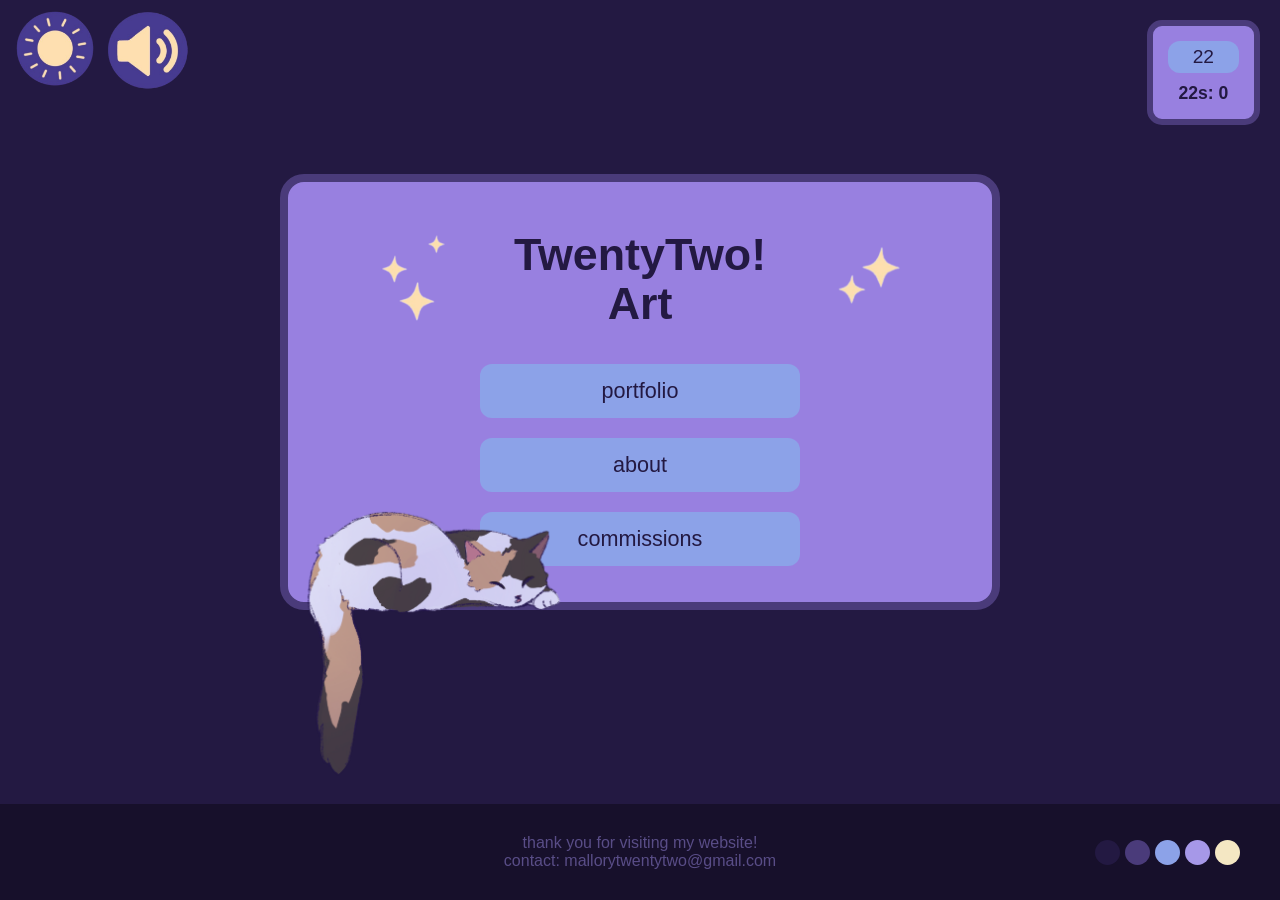
<file: index.html>
<!DOCTYPE html>
<html lang="en">
<head>
    <meta charset="UTF-8">
    <meta name="viewport" content="width=device-width, initial-scale=1.0">
    <title>TwentyTwo! Art</title>
    <link rel="stylesheet" href="style.css">
    <link rel="icon" type="image/png" href="assets/lotusmini.png">

</head>
<body>

<!-- top controls-->
<div class="top-controls">
  <button id="theme-toggle" class="icon-btn">
    <img id="theme-img" src="assets/lightmode.png" alt="Theme Toggle">
  </button>
  
  <button id="audio-toggle" class="icon-btn">
    <img src="assets/darkaudiooff.png" alt="Audio Toggle">
  </button>
</div>
  <div class="top-right-panel">
    <button id="counter-btn" class="nav-btn">22</button>
    <div id="click-count">22s: 0</div>
  </div>
<!-- Main Content Area -->
  <main class="content-wrapper">
    
    <!-- HOME PAGE PANEL -->
    <div class="panel" style="min-height: 400px; max-width: 750px; display:flex; flex-direction:column; align-items:center; text-align:center; position:relative;"> 
      <h1 style="display:flex; justify-content:center; align-items:center; gap:0.3rem;">
        <img src="assets/sparkles2.png" alt="sparkle" class="sparkle"> 
        TwentyTwo! Art 
        <img src="assets/sparkles1.png" alt="sparkle" class="sparkle">
      </h1>
      
      <nav class="nav-menu">
        <a href="portfolio.html" class="nav-btn">portfolio</a>
        <a href="about.html" class="nav-btn">about</a>
        <a href="commissions.html" class="nav-btn">commissions</a> 
      </nav>
    <!-- cat image -->
      <img id="lotus-cat" src="assets/lotus.png" alt="A sleeping calico cat" class="lotus-cat">
    </div>
</main>

<!-- Footer -->
<footer>
    <div class="footer-text">
      <p>thank you for visiting my website!</p>
      <p>contact: mallorytwentytwo@gmail.com</p>
    </div>
    <div class="palette">
      <div class="color-dot" style="background: #231942;"></div>
      <div class="color-dot" style="background: #4a3b7a;"></div>
      <div class="color-dot" style="background: #8ca2e8;"></div>
      <div class="color-dot" style="background: #a698e8;"></div>
      <div class="color-dot" style="background: #f4e7c3;"></div>
    </div>
  </footer>

  <!-- Theme Toggle Script -->
  <script src="cat.js"></script>
  <script src="theme.js"></script>
</body>

</html>
</file>
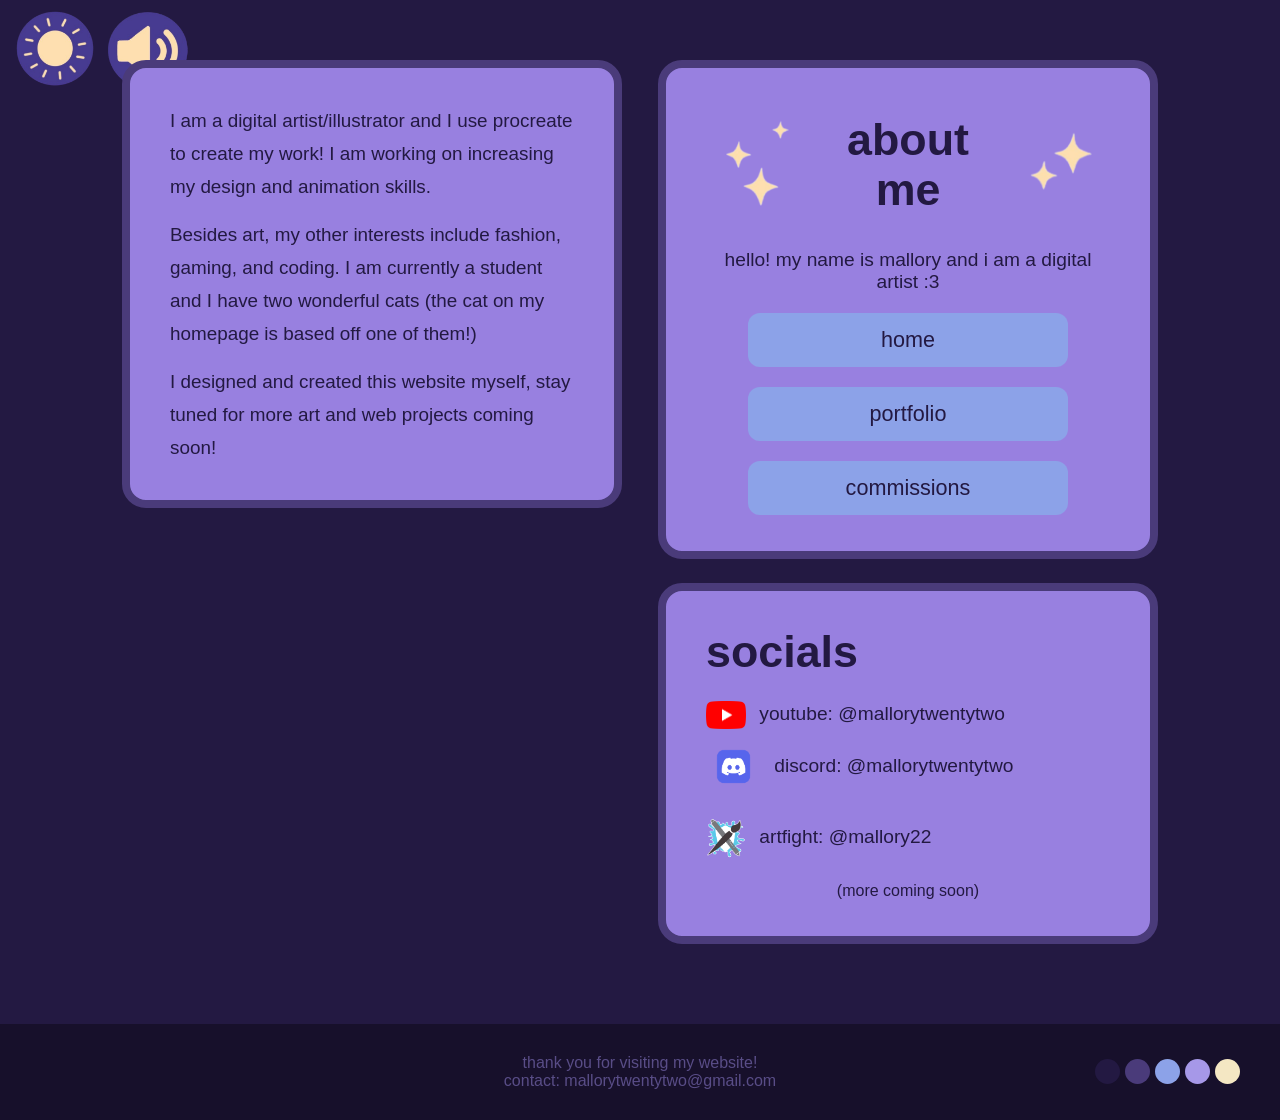
<file: about.html>
<!DOCTYPE html>
<html lang="en">
<head>
    <meta charset="UTF-8">
    <meta name="viewport" content="width=device-width, initial-scale=1.0">
    <title>TwentyTwo! Art</title>
    <link rel="stylesheet" href="style.css">
    <link rel="icon" type="image/png" href="assets/lotusmini.png">
</head>
<body>

<!-- top controls-->
<div class="top-controls">
  <button id="theme-toggle" class="icon-btn">
    <img id="theme-img" src="assets/lightmode.png" alt="Theme Toggle">
  </button>
  
  <button id="audio-toggle" class="icon-btn">
    <img src="assets/darkaudiooff.png" alt="Audio Toggle">
  </button>
</div>
<!-- Main Content Area -->
  <main class="content-wrapper">
    <div class="about-layout">
  
  <!-- Left Text Bio -->
  <div class="panel about-bio-panel">
    <div class="about-text">
      <p style="margin-bottom: 15px;">I am a digital artist/illustrator and I use procreate to create my work! I am working on increasing my design and animation skills.</p>
      
      <p style="margin-bottom: 15px;">Besides art, my other interests include fashion, gaming, and coding. I am currently a student and I have two wonderful cats (the cat on my homepage is based off one of them!)</p>
      
      <p>I designed and created this website myself, stay tuned for more art and web projects coming soon!</p>
    </div>
  </div>

  <!-- Right Side (Nav + Socials) -->
  <div class="about-side-stack">
     
    <div class="panel about-side-panel" style="min-height: 400px; max-width: 750px; display:flex; flex-direction:column; align-items:center; text-align:center; position:relative;">
      <h2 style="display:flex; justify-content:center; align-items:center; gap:0.3rem;">
       <img src="assets/sparkles2.png" alt="sparkle" class="sparkle"> 
          about me
        <img src="assets/sparkles1.png" alt="sparkle" class="sparkle">
      </h2>
      <p style="margin-bottom: 20px; font-size: 1.2rem;">hello! my name is mallory and i am a digital artist :3</p>
      <nav class="nav-menu">
        <a href="index.html" class="nav-btn">home</a>
        <a href="portfolio.html" class="nav-btn">portfolio</a>
        <a href="commissions.html" class="nav-btn">commissions</a>
      </nav>
    </div>

    <div class="panel social-panel">
      <h2>socials</h2>
      <p style="font-size: 1.2rem; margin-bottom: 10px;"><img src="assets/youtube.png" alt="YouTube" class="social-icon1"> youtube: @mallorytwentytwo</p>
      <p style="font-size: 1.2rem; margin-bottom: 20px;"><img src="assets/discord.png" alt="Discord" class="social-icon2" style="vertical-align: middle;"> discord: @mallorytwentytwo</p>
       <p style="font-size: 1.2rem; margin-bottom: 20px;"><img src="assets/artfight.png" alt="ArtFight" class="social-icon1"style="vertical-align: middle;"> artfight: @mallory22</p>
      <p style="text-align: center;">(more coming soon)</p> 
    </div>

  </div>  
</div>
</main>

<!-- Footer -->
<footer>
    <div class="footer-text">
      <p>thank you for visiting my website!</p>
      <p>contact: mallorytwentytwo@gmail.com</p>
    </div>
    <div class="palette">
      <div class="color-dot" style="background: #231942;"></div>
      <div class="color-dot" style="background: #4a3b7a;"></div>
      <div class="color-dot" style="background: #8ca2e8;"></div>
      <div class="color-dot" style="background: #a698e8;"></div>
      <div class="color-dot" style="background: #f4e7c3;"></div>
    </div>
  </footer>

  <!-- Theme Toggle Script -->
  <script src="theme.js"></script>
</body>

</html>
</file>
<file: style.css>
@import url('https://fonts.googleapis.com/css2?family=Varela+Round&display=swap');

/* --- COLOR PALLETES --- */
:root {
    /* dark mode colors */
    --bg-color: #231942;
    --panel-bg: #9880e0;
    --panel-border: #4a3b7a;
    --btn-bg: #8ca2e8;
    --text-colour: #231942;
    --header-text: #231942;
    --footer-text: #594d87;
    --footer-bg: #17102b;
}

body.light-mode {
    /* light mode colors */
    --bg-color: #b8c6fa;
    --panel-bg: #a698e8;
    --panel-border: #4a3b7a;
    --btn-bg: #a1b4ed;
    --text-colour: #3b2f63;
    --header-text: #3b2f63;
    --footer-text: #3b2f63;
    --footer-bg: #8ba5f2;
}

/* --- GENERAL STYLES --- */
* {
    box-sizing: border-box;
    margin: 0;
    padding: 0;
}

body {
    font-family: 'Verdana', sans-serif;
    background-color: var(--bg-color);
    color: var(--text-colour);
    min-height: 100vh;
    display: flex;
    flex-direction: column;
    transition: background-color 0.3s ease;
}

/* top left controls */
.top-controls {
    position: absolute;
    top: 24px;
    left: 30px;
    display: flex;
    gap: 42px;
}

.icon-btn {
    width: 50px;
    height: 50px;
    border-radius: 50%;
    background-color: var(--panel-bg);
    border: 4px solid var(--panel-border);
    font-size: 24px;
    cursor: pointer;
    color: var(--text-colour);
    display: flex;
    align-items: center;
    justify-content: center;
}
/* main layout */
.content-wrapper {
    flex: 1;
    display: flex;
    justify-content: center;
    align-items: center;
    padding: 60px 20px 80px;
}
/* panel styles */
.panel {
    background-color: var(--panel-bg);
    border: 8px solid var(--panel-border);
    border-radius: 24px;
    padding: 36px 40px;
    position: relative;
    text-align: center;
    width: min(100%, 720px);
}

#lotus-cat {
    position: absolute;
    bottom: -185px;
    left: -30px;
    width: 325px;
    cursor: pointer;
}

h1, h2 {
    color: var(--header-text);
    margin-bottom: 24px;
    font-size: 2.8rem;
    font-weight: bold;
    line-height: 1.1;
}

/* navigation buttons */
.nav-menu {
    display: flex;
    flex-direction: column;
    gap: 20px;
    align-items: center;
    width: 100%;
}

.nav-btn {
    background-color: var(--btn-bg);
    color: var(--text-colour);
    text-decoration: none;
    font-size: 1.35rem;
    border-radius: 12px;
    padding: 14px 24px;
    width: min(100%, 320px);
    text-align: center;
    transition: opacity 0.2s, transform 0.2s;
}
.nav-btn:hover {
    opacity: 0.85;
    transform: translateY(-1px);
}
/* footer styles */
footer {
    background-color: var(--footer-bg);
    color: var(--footer-text);
    padding: 30px 40px;
    display: flex;
    justify-content: center;
    align-items: center;
    position: relative;
}

.footer-text{
    text-align: center;
}

.palette {
    position: absolute;
    right: 40px;
    display: flex;
    gap: 5px;
}

.color-dot{
    width: 25px;
    height: 25px;
    border-radius: 50%;
}

/* --- PAGE SPECIFIC STYLES --- */
/* portfolio layout */
.portfolio-layout {
    display: flex;
    flex-direction: column;
    align-items: center;
    width: min(100%, 1100px);
}
.portfolio-panel {
    width: min(100%, 660px);
}
.portfolio-grid {
    display: grid;
    grid-template-columns: repeat(4, minmax(0, 1fr));
    gap: 18px;
    margin-top: 28px;
    width: 100%;
    max-width: 1100px;
}
.portfolio-grid img {
    width: 100%;
    border-radius: 10px;
    height: auto;
    object-fit: cover;
    cursor: zoom-in;
    transition: transform 0.2s ease, filter 0.2s ease;
}
.portfolio-grid img:hover {
    transform: scale(1.02);
}
 
.image-overlay {
    position: fixed;
    inset: 0;
    display: none;
    align-items: center;
    justify-content: center;
    background-color: rgba(0, 0, 0, 0.82);
    backdrop-filter: blur(6px);
    z-index: 1000;
    padding: 24px;
}
.image-overlay.active {
    display: flex;
}
.image-overlay .overlay-content {
    max-width: 80%;
    max-height: 80%;
    width: 100%;
    height: 100%;
    display: flex;
    align-items: center;
    justify-content: center;
}
.image-overlay img {
    max-width: 100%;
    max-height: 100%;
    width: auto;
    height: auto;
    border-radius: 18px;
    box-shadow: 0 24px 60px rgba(0, 0, 0, 0.55);
    cursor: zoom-out;
}
.image-overlay .close-hint {
    position: absolute;
    top: 20px;
    right: 20px;
    color: #ffffff;
    background-color: rgba(0, 0, 0, 0.4);
    border-radius: 999px;
    padding: 10px 14px;
    font-size: 0.95rem;
    pointer-events: none;
}
/* commissions layout */
.commissions-layout {
    display: flex;
    gap: 36px;
    align-items: center;
    justify-content: center;
    flex-wrap: wrap;
    width: min(100%, 1500px);
}
.commissions-panel {
    width: min(100%, 420px);
}
.badge {
    background: #6a82d6;
    color: white;
    padding: 8px 34px;
    border-radius: 999px;
    font-size: 1.65rem;
    margin-bottom: 16px;
    display: inline-block;
}
.price-box {
    background-color: var(--panel-bg);
    border: 6px solid var(--panel-border);
    border-radius: 12px;
    padding: 24px;
    margin-bottom: 18px;
    font-size: 1.35rem;
    width: min(100%, 320px);
    text-align: center;
}
.example-img {
    width: 220px;
    max-height: 400px;
    object-fit: cover;
    border-radius: 10px;
    border: 4px solid var(--panel-border);
    margin-bottom: 20px;
    cursor: zoom-in;
    transition: transform 0.2s ease, filter 0.2s ease;
}

.example-img:hover {
    transform: scale(1.02);
}
.pricing-stack {
    display: flex;
    flex-direction: column;
    justify-content: center;
    align-items: center;
    width: min(100%, 340px);
}
.pricing-note {
    color: #6a55ad;
    text-align: center;
    font-size: 1rem;
    line-height: 1.5;
    margin-top: 8px;
}
/* about layout */
.about-layout {
    display: flex;
    gap: 36px;
    max-width: 1120px;
    width: min(100%, 1120px);
    align-items: flex-start;
    justify-content: center;
    flex-wrap: wrap;
}
.about-bio-panel {
    width: min(100%, 500px);
}
.about-side-stack {
    display: flex;
    flex-direction: column;
    gap: 24px;
    width: min(100%, 500px);
}
.about-text {
    text-align: left;
    line-height: 1.75;
    font-size: 1.18rem;
}
.social-panel {
    text-align: left;
}

@media (max-width: 900px) {
    .content-wrapper {
        padding-top: 120px;
        padding-bottom: 110px;
    }

    .portfolio-grid {
        grid-template-columns: repeat(2, minmax(0, 1fr));
    }

    .top-controls {
        top: 14px;
        left: 14px;
        gap: 24px;
    }

    .top-controls .icon-btn {
        width: 44px;
        height: 44px;
    }

    .top-right-panel {
        position: fixed;
        top: 14px;
        right: 14px;
        z-index: 20;
        padding: 10px;
    }

    .panel {
        padding: 24px 20px 86px;
    }

    .panel h1,
    .panel h2 {
        flex-wrap: wrap;
        gap: 0.35rem;
        margin-bottom: 16px;
    }

    .nav-menu {
        gap: 14px;
    }

    .nav-btn {
        width: min(100%, 300px);
        padding: 12px 16px;
    }

    .sparkle {
        width: 70px;
        max-width: 22vw;
        margin: 0 6px;
    }

    #lotus-cat {
        position: absolute;
        left: 50%;
        bottom: -56px;
        transform: translateX(-50%);
        width: 170px;
        max-width: 40vw;
        margin: 0;
        z-index: 1;
    }

    .about-layout {
        flex-direction: column;
        gap: 20px;
        align-items: stretch;
    }

    .about-side-stack {
        order: -1;
        width: min(100%, 500px);
        margin: 0 auto;
    }

    .about-bio-panel {
        width: min(100%, 500px);
        margin: 0 auto;
    }

    .about-side-panel {
        min-height: auto;
    }

    footer {
        flex-direction: column;
        gap: 12px;
        padding: 24px 20px;
    }

    .palette {
        position: static;
        margin-top: 4px;
    }
}
/* Custom Icon Images */
.icon-btn img {

  width: 85px; 
  height: 85px;
  object-fit: contain; 
}

/* Hide the audio toggle image until JS sets the correct themed variant
   This prevents a flash of the default 'off' icon before theme.js updates it. */
#audio-toggle img {
  visibility: hidden;
}
/* Custom Sparkle Images */
.sparkle {
  width: 150px; 
  height: auto;
  vertical-align: middle; 
  margin: 0 10px; 
}

/* Custom Social Icons */
.social-icon1 {
  min-width: 40px;
  max-width: 40px;
  vertical-align: middle;
  margin-right: 8px;
  object-fit: contain; 
}
.social-icon2 {
  min-width: 50px;
  max-width: 55px;
  vertical-align: middle;
  margin-right: 8px;
  object-fit: contain; 
}
/* Top Right Counter Panel */
.top-right-panel {
  position: absolute;
  top: 20px;
  right: 20px;
  background-color: var(--panel-bg);
  border: 6px solid var(--panel-border);
  border-radius: 15px;
  padding: 15px;
  display: flex;
  flex-direction: column;
  align-items: center;
  gap: 10px;
}

.top-right-panel .nav-btn {
  width: auto; /* Overrides the 250px width from the main nav */
  padding: 5px 25px;
  font-size: 1.2rem;
  cursor: pointer;
  border: none; /* Removes default button borders */
  font-family: Verdana, sans-serif;
}

#click-count {
  font-weight: bold;
  font-size: 1.1rem;
}
</file>
